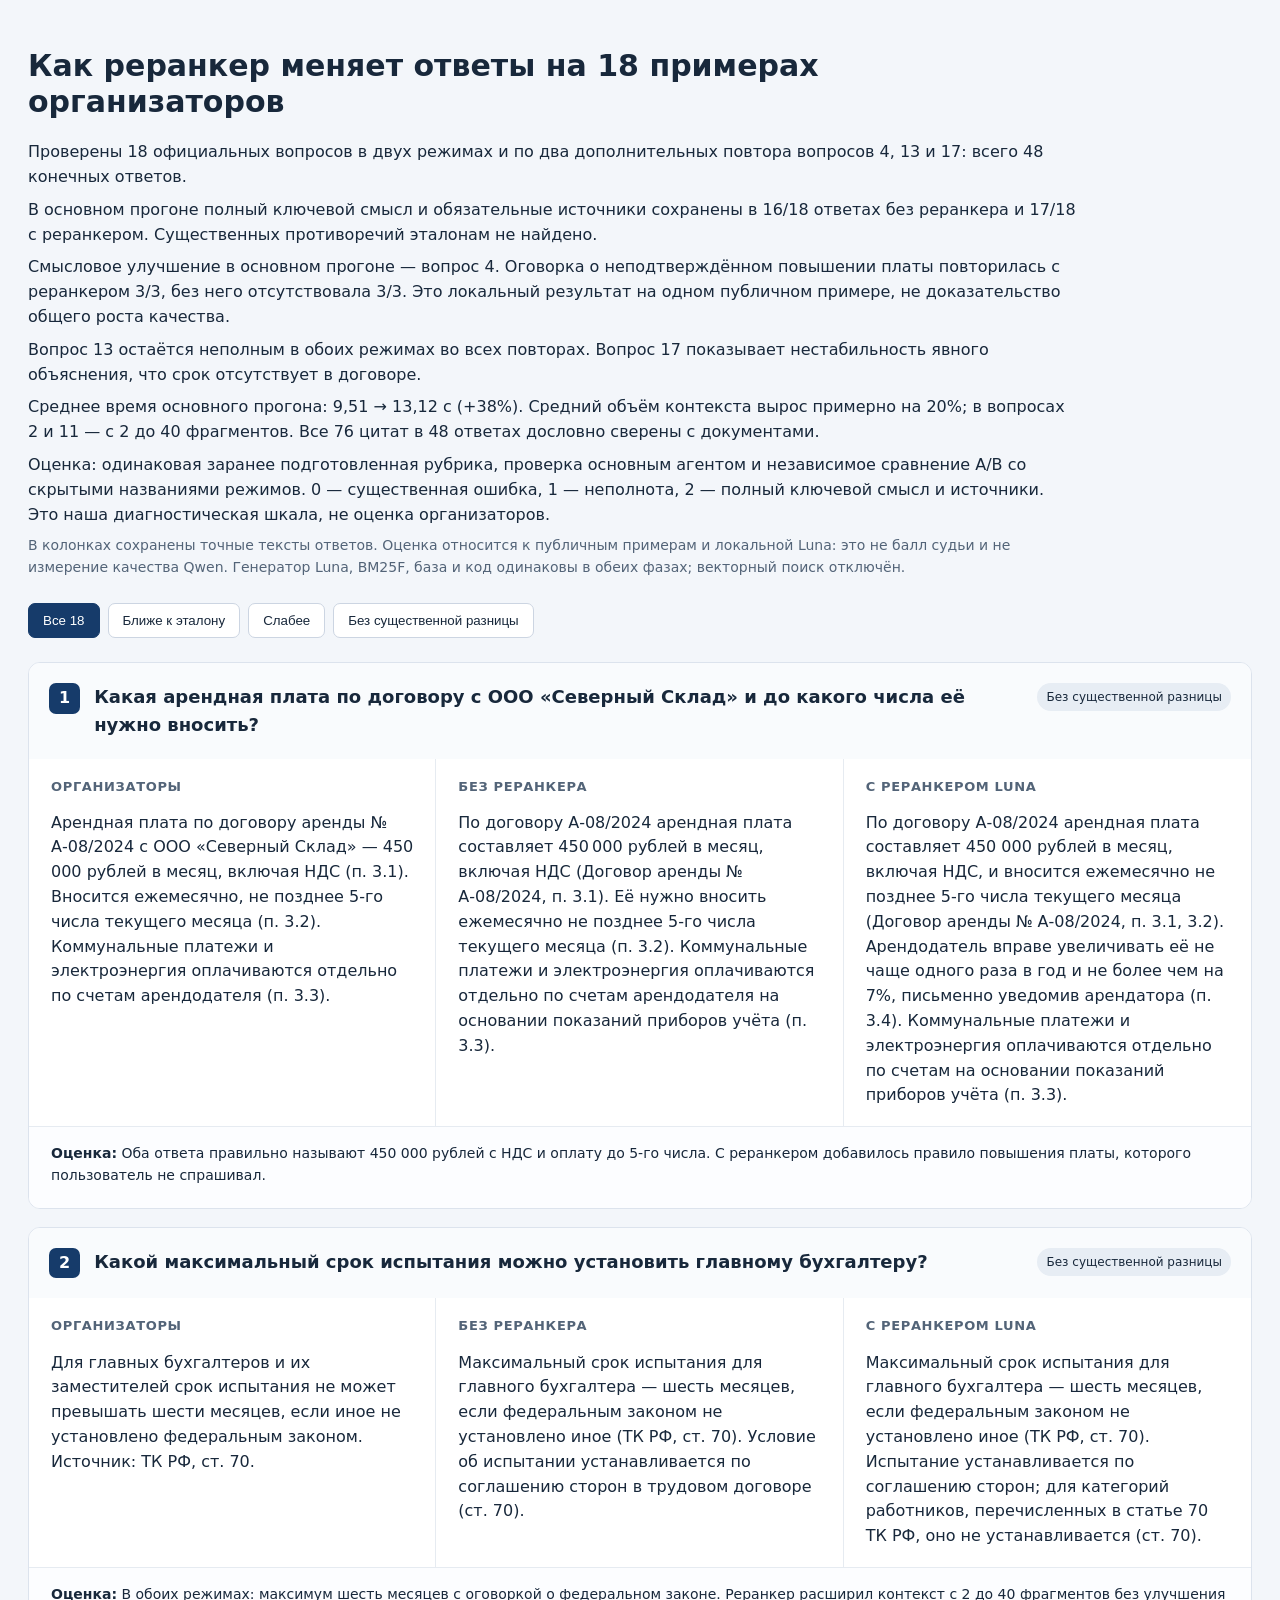
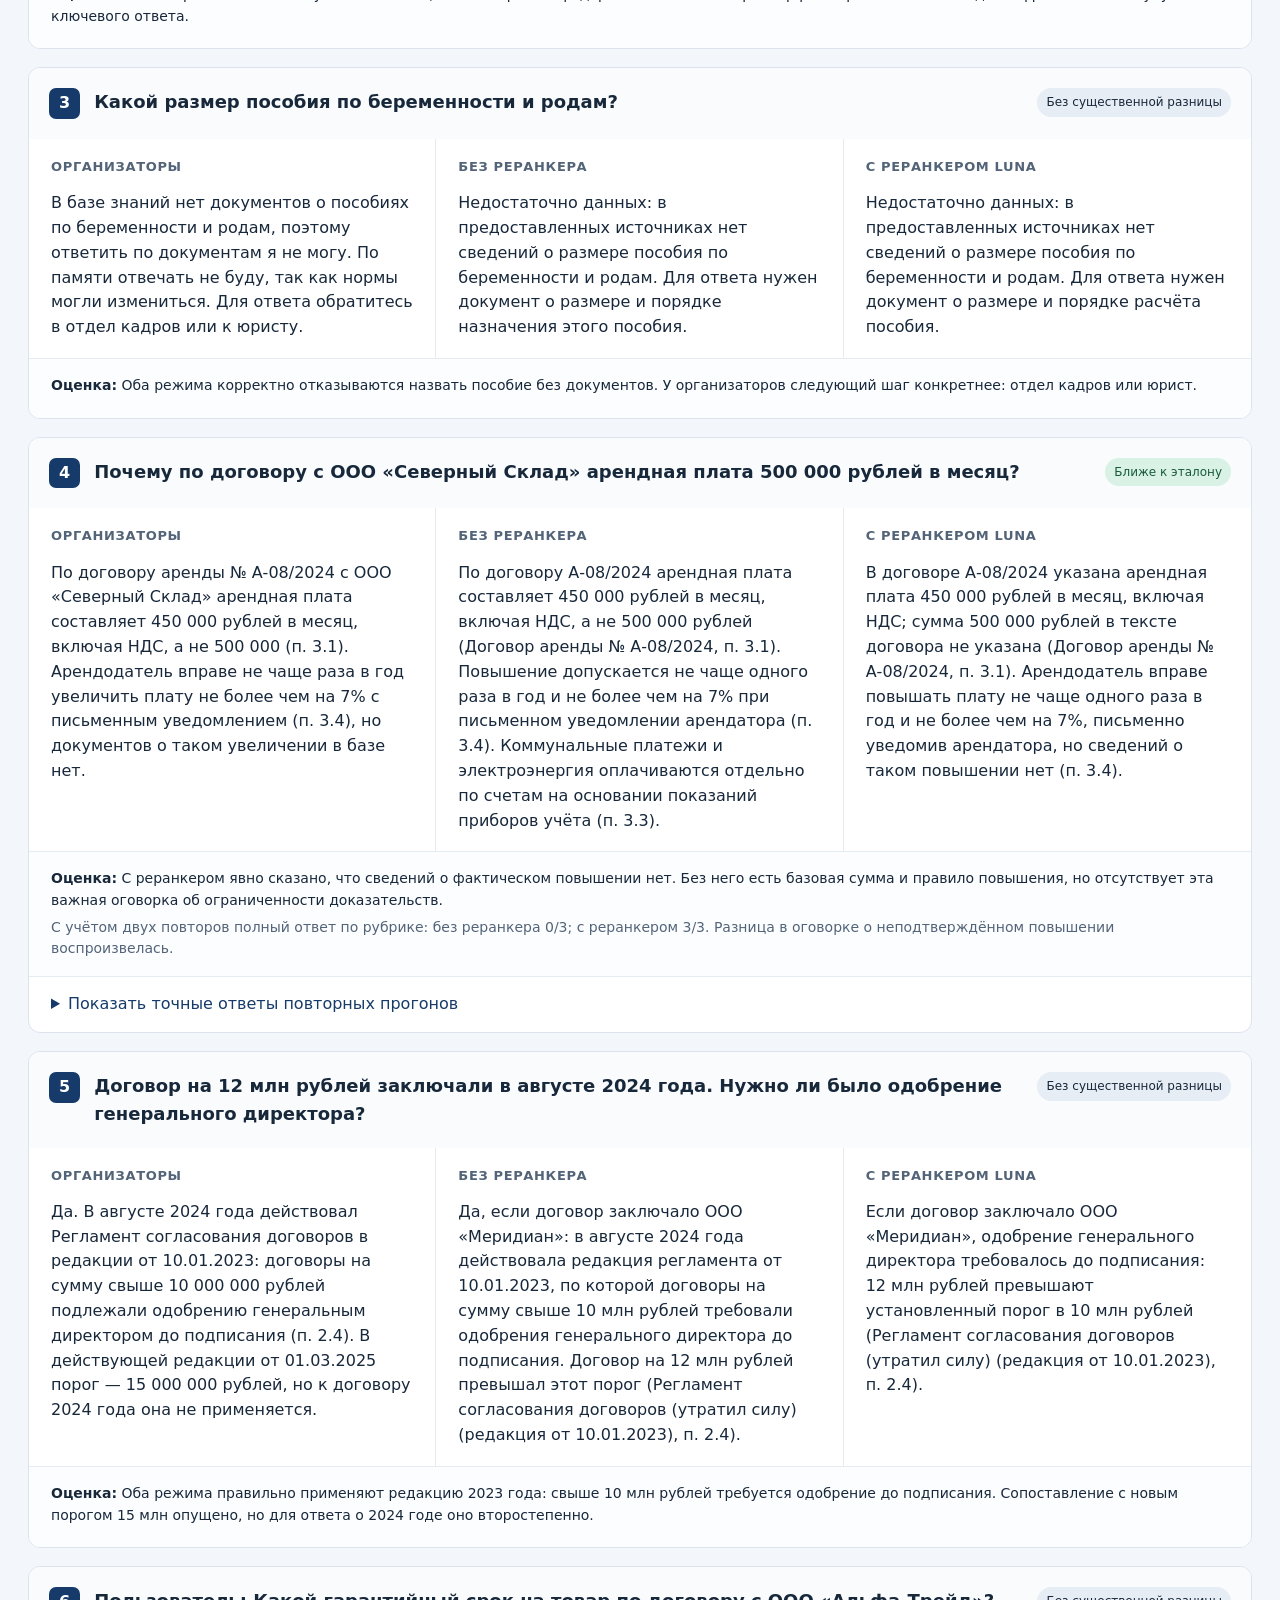
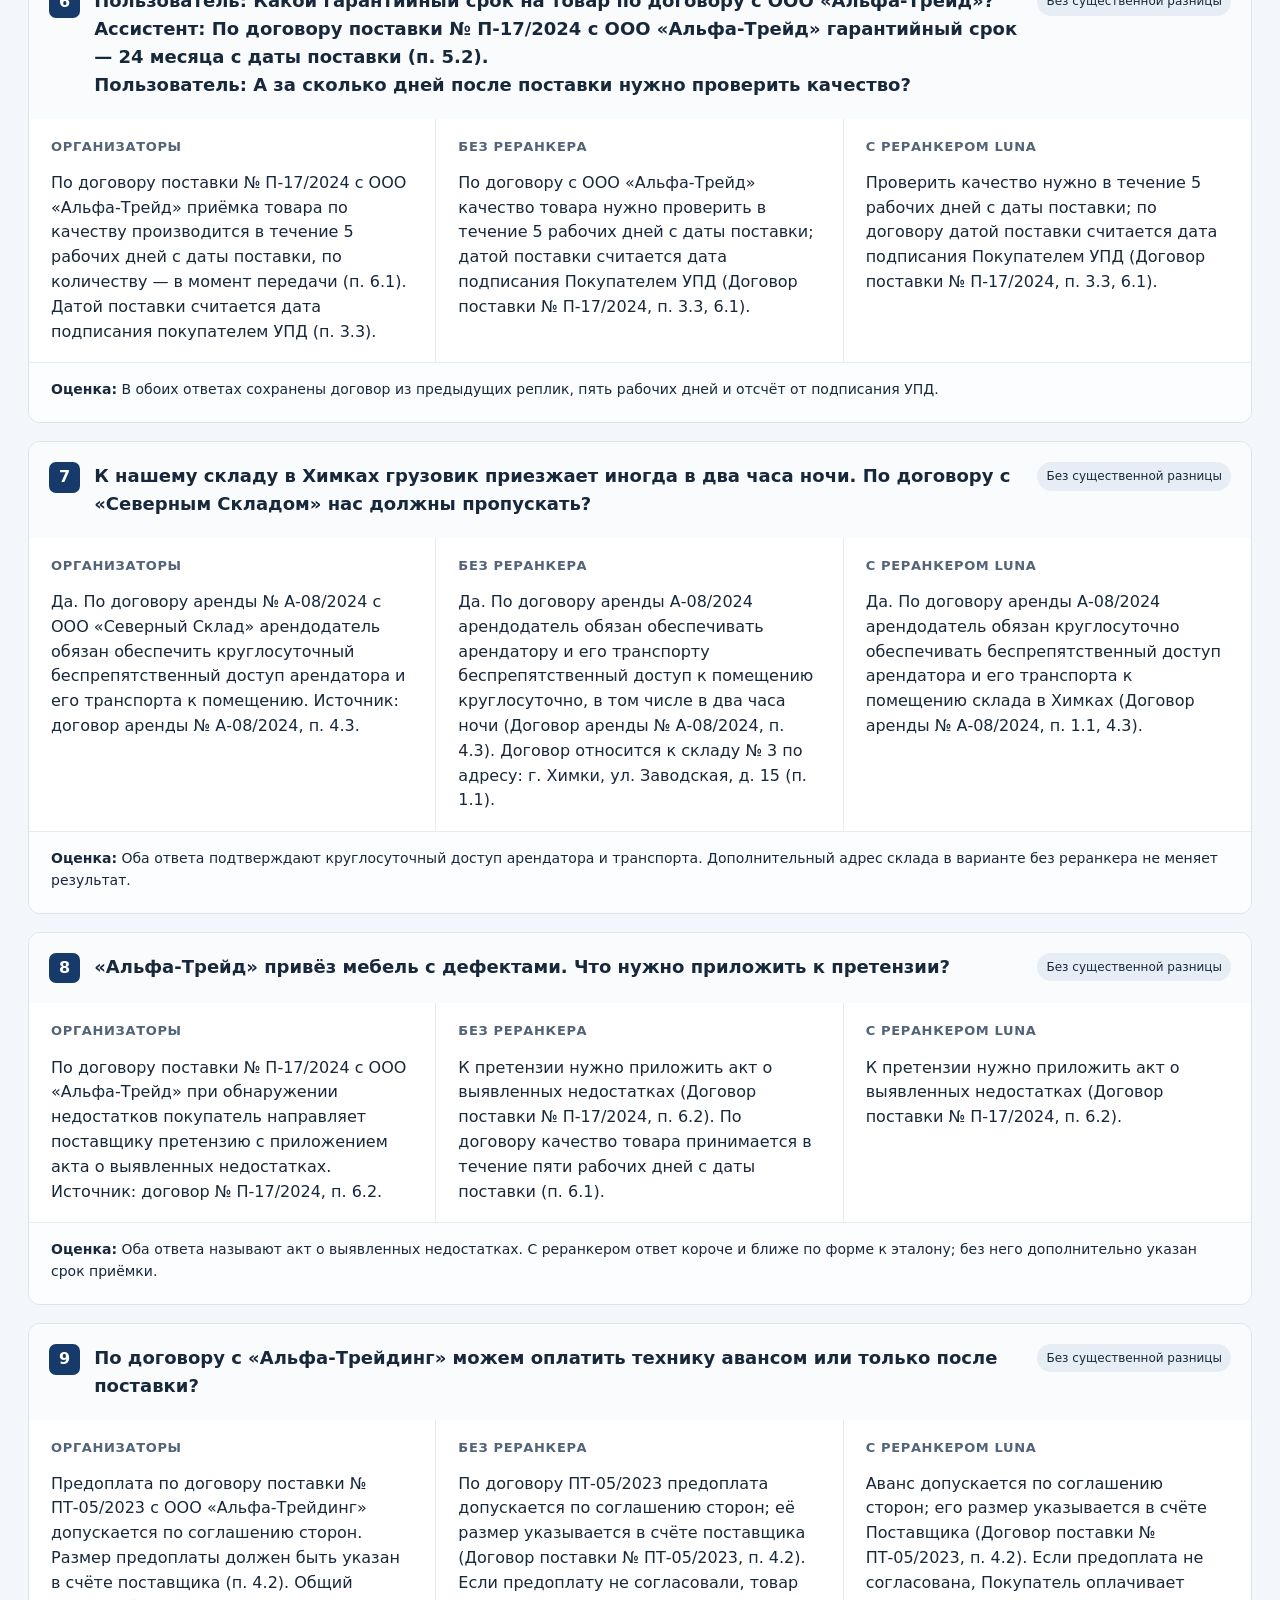
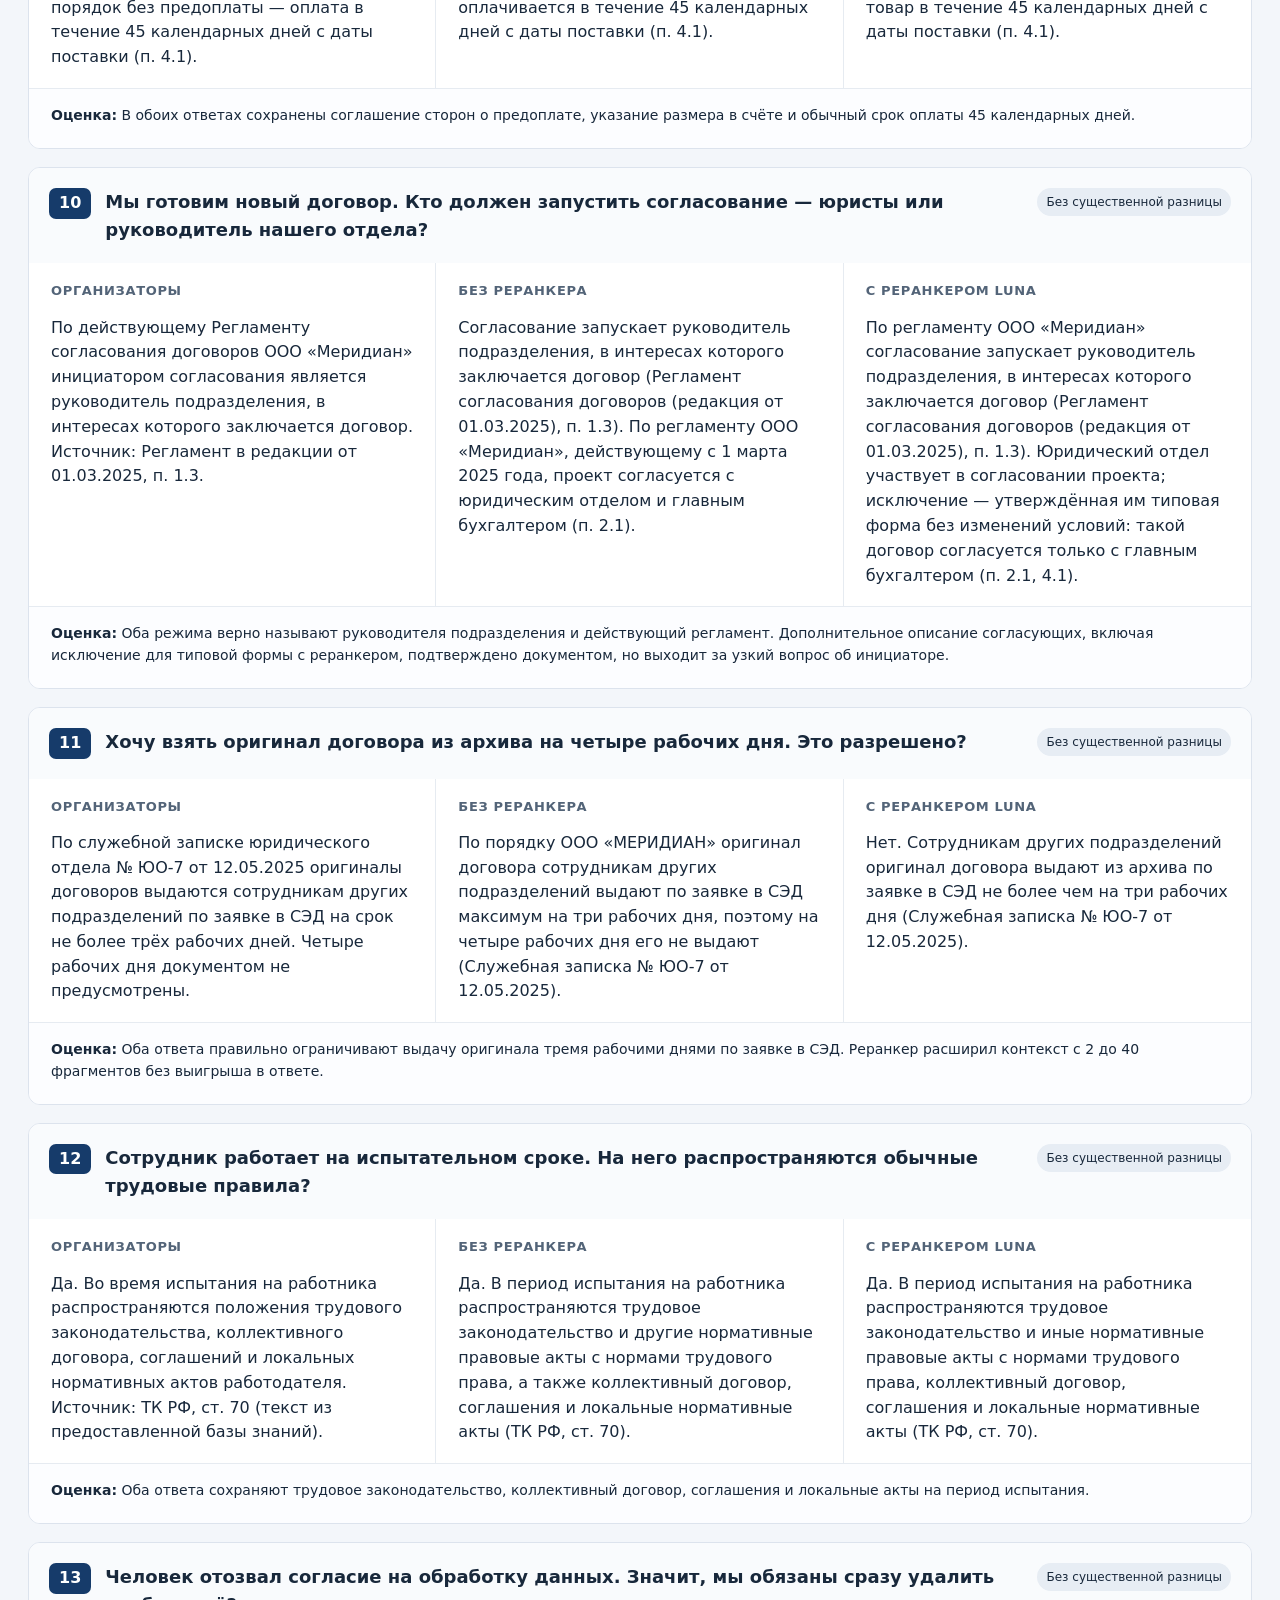
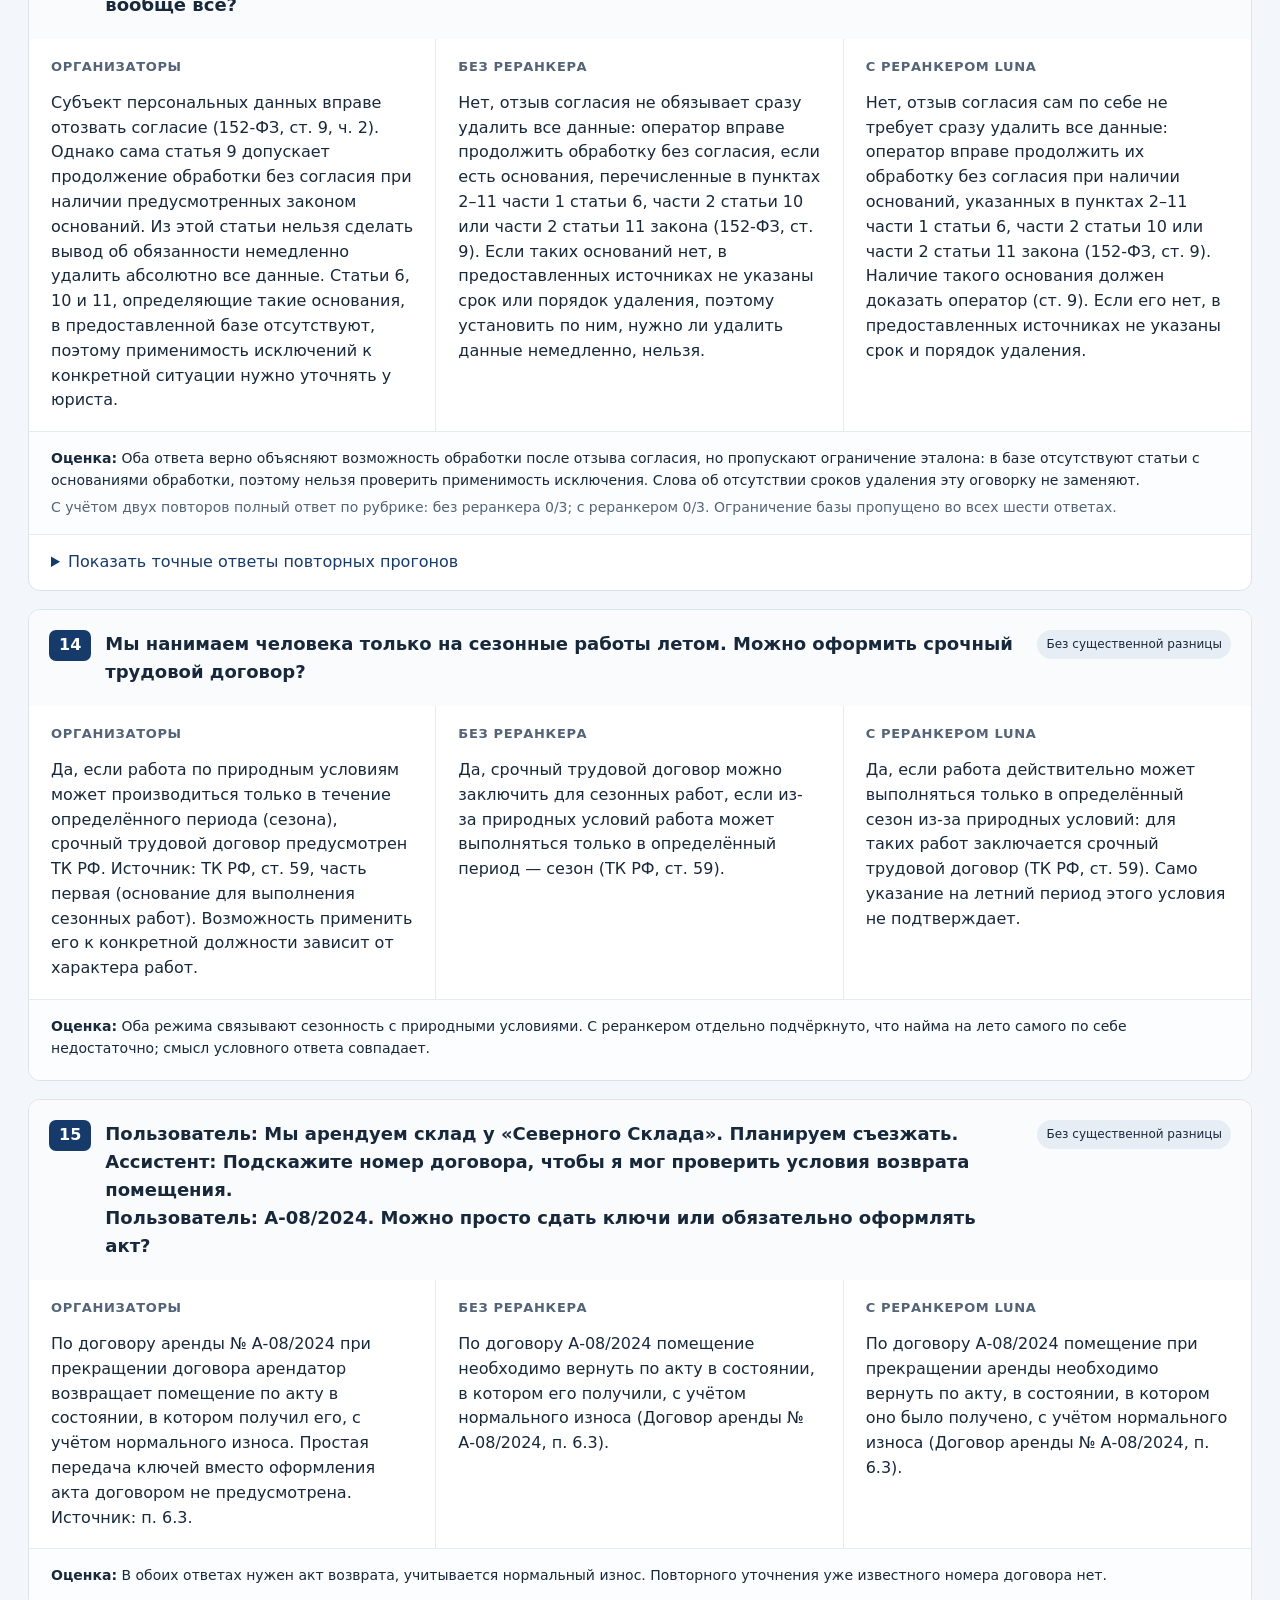
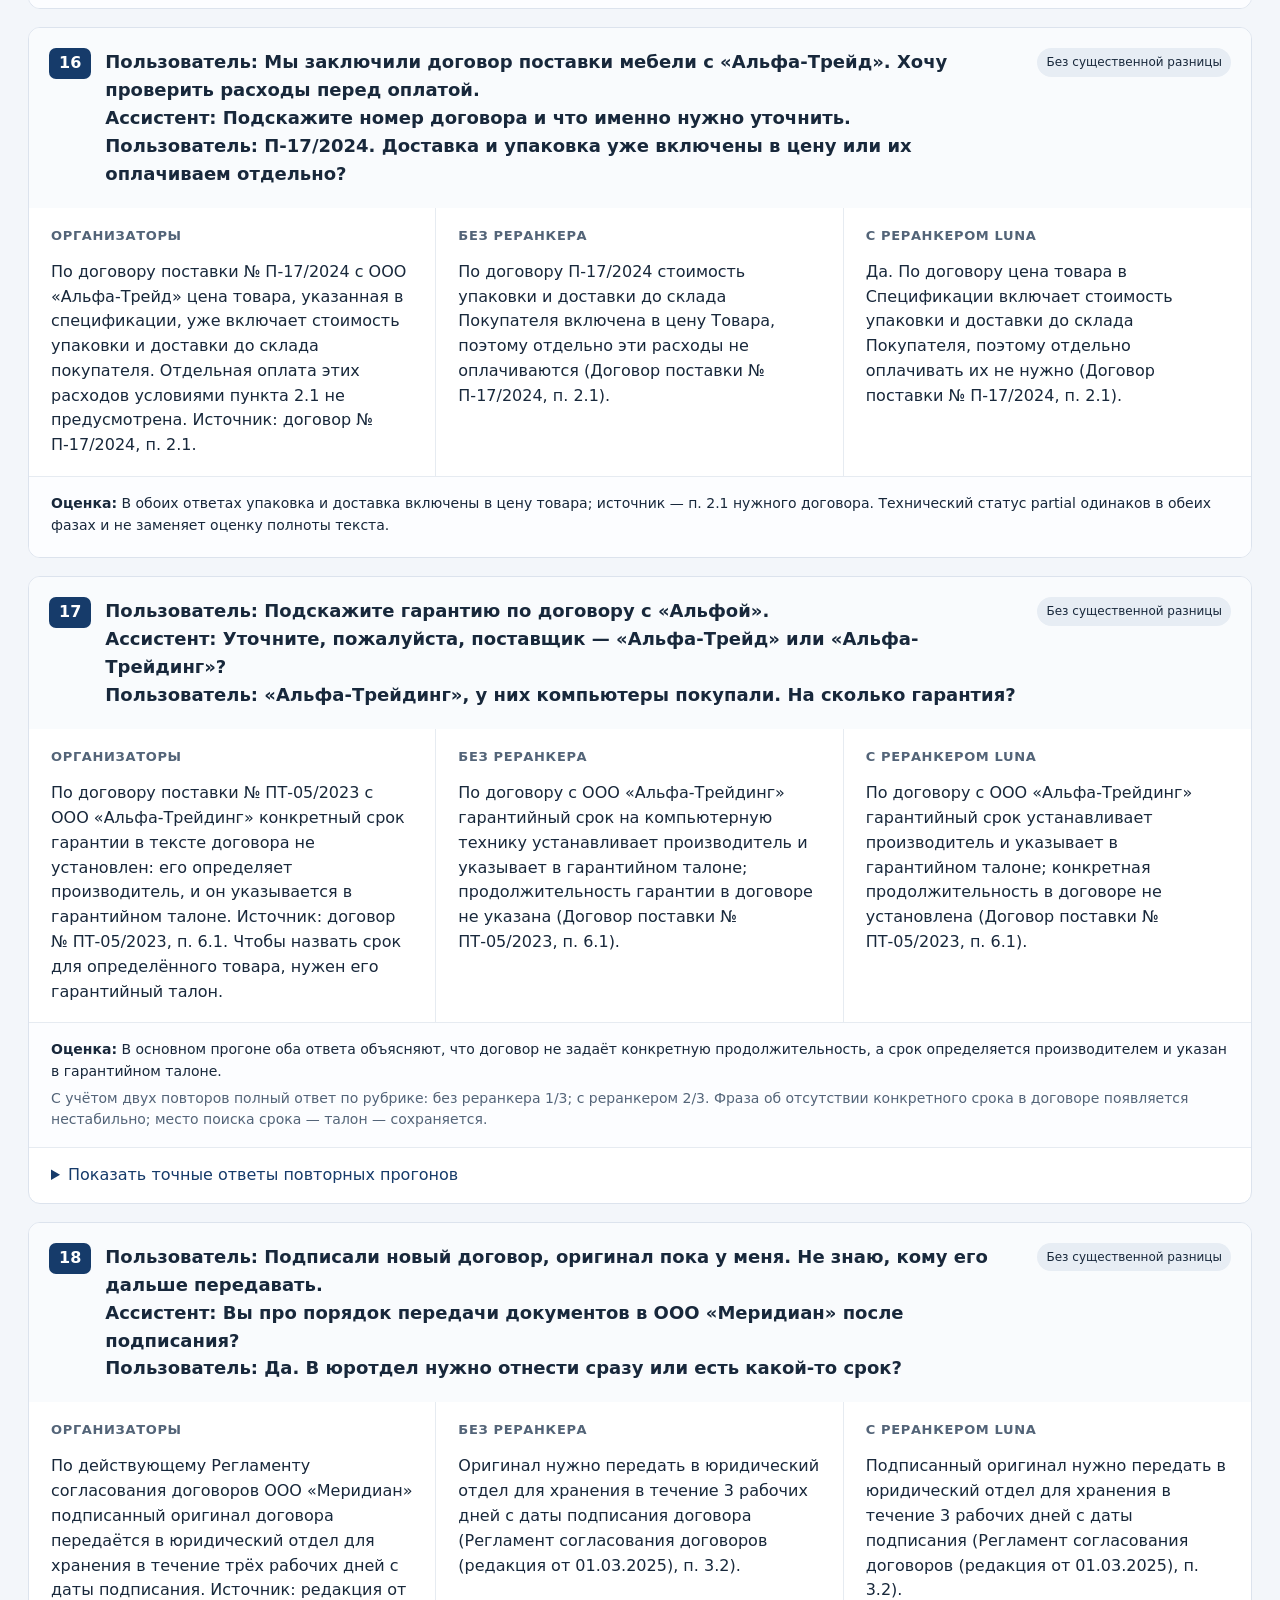
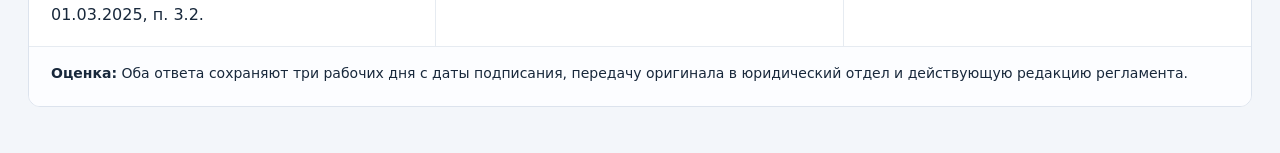
<file: evaluation/v19-luna/comparison.html>
<!doctype html><html lang="ru"><meta charset="utf-8">
    <meta name="viewport" content="width=device-width,initial-scale=1">
    <title>18 ответов: организаторы, без реранкера, с Luna</title>
    <style>
    :root{font:16px/1.55 system-ui,sans-serif;color:#18283b;background:#f3f6fa}
    body{max-width:1550px;margin:auto;padding:28px}h1{font-size:30px;line-height:1.2;max-width:950px}
    .intro{max-width:1050px}.intro p{margin:8px 0}.note{color:#536478;font-size:14px}
    nav{display:flex;gap:8px;flex-wrap:wrap;margin:24px 0}button{padding:9px 14px;border:1px solid #ccd5e2;border-radius:7px;background:white;cursor:pointer;color:inherit}
    button[aria-pressed=true]{background:#163b6a;color:white;border-color:#163b6a}
    article{background:white;border:1px solid #dce3ed;border-radius:12px;margin:18px 0;overflow:hidden}
    header{display:flex;align-items:flex-start;gap:14px;padding:20px;background:#f9fbfd}
    .number{background:#163b6a;color:white;border-radius:7px;padding:3px 10px;font-weight:700}
    h2{font-size:18px;white-space:pre-line;margin:0;flex:1}.badge{font-size:12px;padding:5px 9px;border-radius:20px;white-space:nowrap;background:#e7edf4}
    .badge.better{background:#d9f2e5;color:#175b3a}.badge.worse{background:#fbe2de;color:#8a2c1e}
    .answers{display:grid;grid-template-columns:repeat(3,minmax(0,1fr))}.answer{padding:18px 22px;border-right:1px solid #e6ebf1}
    .answer:last-child{border:0}h3{font-size:13px;text-transform:uppercase;letter-spacing:.05em;color:#536478;margin:0 0 14px}
    .answer p{white-space:pre-line;margin:0;overflow-wrap:anywhere}footer{border-top:1px solid #e6ebf1;padding:16px 22px;background:#fcfdff;font-size:14px}
    .repeat{color:#536478;margin-top:5px}[hidden]{display:none!important}
    details{border-top:1px solid #e6ebf1;padding:15px 22px}summary{cursor:pointer;color:#163b6a}
    details>h3{margin-top:22px}.repeat-answers{display:grid;grid-template-columns:repeat(2,minmax(0,1fr))}
    @media(max-width:900px){body{padding:14px}.answers,.repeat-answers{grid-template-columns:1fr}.answer{border:0;border-bottom:1px solid #e6ebf1}header{flex-wrap:wrap}.badge{margin-left:45px}}
    @media print{nav{display:none}body{background:white;padding:0}article{break-inside:avoid}}
    </style><body><h1>Как реранкер меняет ответы на 18 примерах организаторов</h1>
    <div class="intro"><p>Проверены 18 официальных вопросов в двух режимах и по два дополнительных повтора вопросов 4, 13 и 17: всего 48 конечных ответов.</p><p>В основном прогоне полный ключевой смысл и обязательные источники сохранены в 16/18 ответах без реранкера и 17/18 с реранкером. Существенных противоречий эталонам не найдено.</p><p>Смысловое улучшение в основном прогоне — вопрос 4. Оговорка о неподтверждённом повышении платы повторилась с реранкером 3/3, без него отсутствовала 3/3. Это локальный результат на одном публичном примере, не доказательство общего роста качества.</p><p>Вопрос 13 остаётся неполным в обоих режимах во всех повторах. Вопрос 17 показывает нестабильность явного объяснения, что срок отсутствует в договоре.</p><p>Среднее время основного прогона: 9,51 → 13,12 с (+38%). Средний объём контекста вырос примерно на 20%; в вопросах 2 и 11 — с 2 до 40 фрагментов. Все 76 цитат в 48 ответах дословно сверены с документами.</p><p>Оценка: одинаковая заранее подготовленная рубрика, проверка основным агентом и независимое сравнение A/B со скрытыми названиями режимов. 0 — существенная ошибка, 1 — неполнота, 2 — полный ключевой смысл и источники. Это наша диагностическая шкала, не оценка организаторов.</p><p class="note">В колонках сохранены точные тексты ответов. Оценка относится к публичным примерам и локальной Luna: это не балл судьи и не измерение качества Qwen. Генератор Luna, BM25F, база и код одинаковы в обеих фазах; векторный поиск отключён.</p></div>
    <nav aria-label="Фильтр сравнения"><button data-filter="all" aria-pressed="true">Все 18</button>
    <button data-filter="better" aria-pressed="false">Ближе к эталону</button>
    <button data-filter="worse" aria-pressed="false">Слабее</button>
    <button data-filter="same" aria-pressed="false">Без существенной разницы</button></nav>
    <article data-verdict="same" id="case-1">
          <header><span class="number">1</span><h2>Какая арендная плата по договору с ООО «Северный Склад» и до какого числа её нужно вносить?</h2>
          <span class="badge same">Без существенной разницы</span></header>
          <div class="answers"><section class="answer"><h3>Организаторы</h3><p>Арендная плата по договору аренды № А-08/2024 с ООО «Северный Склад» — 450 000 рублей в месяц, включая НДС (п. 3.1). Вносится ежемесячно, не позднее 5-го числа текущего месяца (п. 3.2). Коммунальные платежи и электроэнергия оплачиваются отдельно по счетам арендодателя (п. 3.3).</p></section><section class="answer"><h3>Без реранкера</h3><p>По договору А-08/2024 арендная плата составляет 450 000 рублей в месяц, включая НДС (Договор аренды № А-08/2024, п. 3.1). Её нужно вносить ежемесячно не позднее 5-го числа текущего месяца (п. 3.2). Коммунальные платежи и электроэнергия оплачиваются отдельно по счетам арендодателя на основании показаний приборов учёта (п. 3.3).</p></section><section class="answer"><h3>С реранкером Luna</h3><p>По договору А-08/2024 арендная плата составляет 450 000 рублей в месяц, включая НДС, и вносится ежемесячно не позднее 5-го числа текущего месяца (Договор аренды № А-08/2024, п. 3.1, 3.2). Арендодатель вправе увеличивать её не чаще одного раза в год и не более чем на 7%, письменно уведомив арендатора (п. 3.4). Коммунальные платежи и электроэнергия оплачиваются отдельно по счетам на основании показаний приборов учёта (п. 3.3).</p></section></div>
          <footer><strong>Оценка:</strong> Оба ответа правильно называют 450 000 рублей с НДС и оплату до 5-го числа. С реранкером добавилось правило повышения платы, которого пользователь не спрашивал.
          <div class="repeat"></div></footer></article><article data-verdict="same" id="case-2">
          <header><span class="number">2</span><h2>Какой максимальный срок испытания можно установить главному бухгалтеру?</h2>
          <span class="badge same">Без существенной разницы</span></header>
          <div class="answers"><section class="answer"><h3>Организаторы</h3><p>Для главных бухгалтеров и их заместителей срок испытания не может превышать шести месяцев, если иное не установлено федеральным законом. Источник: ТК РФ, ст. 70.</p></section><section class="answer"><h3>Без реранкера</h3><p>Максимальный срок испытания для главного бухгалтера — шесть месяцев, если федеральным законом не установлено иное (ТК РФ, ст. 70). Условие об испытании устанавливается по соглашению сторон в трудовом договоре (ст. 70).</p></section><section class="answer"><h3>С реранкером Luna</h3><p>Максимальный срок испытания для главного бухгалтера — шесть месяцев, если федеральным законом не установлено иное (ТК РФ, ст. 70). Испытание устанавливается по соглашению сторон; для категорий работников, перечисленных в статье 70 ТК РФ, оно не устанавливается (ст. 70).</p></section></div>
          <footer><strong>Оценка:</strong> В обоих режимах: максимум шесть месяцев с оговоркой о федеральном законе. Реранкер расширил контекст с 2 до 40 фрагментов без улучшения ключевого ответа.
          <div class="repeat"></div></footer></article><article data-verdict="same" id="case-3">
          <header><span class="number">3</span><h2>Какой размер пособия по беременности и родам?</h2>
          <span class="badge same">Без существенной разницы</span></header>
          <div class="answers"><section class="answer"><h3>Организаторы</h3><p>В базе знаний нет документов о пособиях по беременности и родам, поэтому ответить по документам я не могу. По памяти отвечать не буду, так как нормы могли измениться. Для ответа обратитесь в отдел кадров или к юристу.</p></section><section class="answer"><h3>Без реранкера</h3><p>Недостаточно данных: в предоставленных источниках нет сведений о размере пособия по беременности и родам. Для ответа нужен документ о размере и порядке назначения этого пособия.</p></section><section class="answer"><h3>С реранкером Luna</h3><p>Недостаточно данных: в предоставленных источниках нет сведений о размере пособия по беременности и родам. Для ответа нужен документ о размере и порядке расчёта пособия.</p></section></div>
          <footer><strong>Оценка:</strong> Оба режима корректно отказываются назвать пособие без документов. У организаторов следующий шаг конкретнее: отдел кадров или юрист.
          <div class="repeat"></div></footer></article><article data-verdict="better" id="case-4">
          <header><span class="number">4</span><h2>Почему по договору с ООО «Северный Склад» арендная плата 500 000 рублей в месяц?</h2>
          <span class="badge better">Ближе к эталону</span></header>
          <div class="answers"><section class="answer"><h3>Организаторы</h3><p>По договору аренды № А-08/2024 с ООО «Северный Склад» арендная плата составляет 450 000 рублей в месяц, включая НДС, а не 500 000 (п. 3.1). Арендодатель вправе не чаще раза в год увеличить плату не более чем на 7% с письменным уведомлением (п. 3.4), но документов о таком увеличении в базе нет.</p></section><section class="answer"><h3>Без реранкера</h3><p>По договору А-08/2024 арендная плата составляет 450 000 рублей в месяц, включая НДС, а не 500 000 рублей (Договор аренды № А-08/2024, п. 3.1). Повышение допускается не чаще одного раза в год и не более чем на 7% при письменном уведомлении арендатора (п. 3.4). Коммунальные платежи и электроэнергия оплачиваются отдельно по счетам на основании показаний приборов учёта (п. 3.3).</p></section><section class="answer"><h3>С реранкером Luna</h3><p>В договоре А-08/2024 указана арендная плата 450 000 рублей в месяц, включая НДС; сумма 500 000 рублей в тексте договора не указана (Договор аренды № А-08/2024, п. 3.1). Арендодатель вправе повышать плату не чаще одного раза в год и не более чем на 7%, письменно уведомив арендатора, но сведений о таком повышении нет (п. 3.4).</p></section></div>
          <footer><strong>Оценка:</strong> С реранкером явно сказано, что сведений о фактическом повышении нет. Без него есть базовая сумма и правило повышения, но отсутствует эта важная оговорка об ограниченности доказательств.
          <div class="repeat">С учётом двух повторов полный ответ по рубрике: без реранкера 0/3; с реранкером 3/3. Разница в оговорке о неподтверждённом повышении воспроизвелась.</div></footer><details><summary>Показать точные ответы повторных прогонов</summary><h3>Дополнительный прогон 1</h3><div class="repeat-answers"><section class="answer"><h3>Без реранкера</h3><p>По договору А-08/2024 арендная плата составляет 450 000 рублей в месяц, включая НДС; сумма 500 000 рублей в предоставленном тексте не указана (Договор аренды № А-08/2024, п. 3.1). Арендодатель вправе увеличить плату не чаще одного раза в год и не более чем на 7%, письменно уведомив арендатора (п. 3.4). Коммунальные платежи и электроэнергия оплачиваются отдельно (п. 3.3).</p></section><section class="answer"><h3>С реранкером Luna</h3><p>По договору А-08/2024 арендная плата составляет 450 000 рублей в месяц, включая НДС, а не 500 000 рублей (Договор аренды № А-08/2024, п. 3.1). Арендодатель может увеличить её не чаще одного раза в год и не более чем на 7%, письменно уведомив арендатора (п. 3.4). Предоставленный текст не подтверждает, что такое увеличение применялось.</p></section></div><h3>Дополнительный прогон 2</h3><div class="repeat-answers"><section class="answer"><h3>Без реранкера</h3><p>По договору А-08/2024 арендная плата составляет 450 000 рублей в месяц, включая НДС, а не 500 000 рублей (Договор аренды № А-08/2024, п. 3.1). Арендодатель вправе не чаще одного раза в год увеличить её не более чем на 7%, письменно уведомив арендатора (п. 3.4). Поэтому сумма 500 000 рублей этим договором не подтверждается.</p></section><section class="answer"><h3>С реранкером Luna</h3><p>В договоре А-08/2024 арендная плата составляет 450 000 рублей в месяц, включая НДС, а не 500 000 рублей (Договор аренды № А-08/2024, п. 3.1). Арендодатель может увеличить её не чаще одного раза в год и не более чем на 7%, письменно уведомив арендатора (п. 3.4); в предоставленных выдержках нет сведений об увеличении платы до 500 000 рублей.</p></section></div></details></article><article data-verdict="same" id="case-5">
          <header><span class="number">5</span><h2>Договор на 12 млн рублей заключали в августе 2024 года. Нужно ли было одобрение генерального директора?</h2>
          <span class="badge same">Без существенной разницы</span></header>
          <div class="answers"><section class="answer"><h3>Организаторы</h3><p>Да. В августе 2024 года действовал Регламент согласования договоров в редакции от 10.01.2023: договоры на сумму свыше 10 000 000 рублей подлежали одобрению генеральным директором до подписания (п. 2.4). В действующей редакции от 01.03.2025 порог — 15 000 000 рублей, но к договору 2024 года она не применяется.</p></section><section class="answer"><h3>Без реранкера</h3><p>Да, если договор заключало ООО «Меридиан»: в августе 2024 года действовала редакция регламента от 10.01.2023, по которой договоры на сумму свыше 10 млн рублей требовали одобрения генерального директора до подписания. Договор на 12 млн рублей превышал этот порог (Регламент согласования договоров (утратил силу) (редакция от 10.01.2023), п. 2.4).</p></section><section class="answer"><h3>С реранкером Luna</h3><p>Если договор заключало ООО «Меридиан», одобрение генерального директора требовалось до подписания: 12 млн рублей превышают установленный порог в 10 млн рублей (Регламент согласования договоров (утратил силу) (редакция от 10.01.2023), п. 2.4).</p></section></div>
          <footer><strong>Оценка:</strong> Оба режима правильно применяют редакцию 2023 года: свыше 10 млн рублей требуется одобрение до подписания. Сопоставление с новым порогом 15 млн опущено, но для ответа о 2024 годе оно второстепенно.
          <div class="repeat"></div></footer></article><article data-verdict="same" id="case-6">
          <header><span class="number">6</span><h2>Пользователь: Какой гарантийный срок на товар по договору с ООО «Альфа-Трейд»?
Ассистент: По договору поставки № П-17/2024 с ООО «Альфа-Трейд» гарантийный срок — 24 месяца с даты поставки (п. 5.2).
Пользователь: А за сколько дней после поставки нужно проверить качество?</h2>
          <span class="badge same">Без существенной разницы</span></header>
          <div class="answers"><section class="answer"><h3>Организаторы</h3><p>По договору поставки № П-17/2024 с ООО «Альфа-Трейд» приёмка товара по качеству производится в течение 5 рабочих дней с даты поставки, по количеству — в момент передачи (п. 6.1). Датой поставки считается дата подписания покупателем УПД (п. 3.3).</p></section><section class="answer"><h3>Без реранкера</h3><p>По договору с ООО «Альфа-Трейд» качество товара нужно проверить в течение 5 рабочих дней с даты поставки; датой поставки считается дата подписания Покупателем УПД (Договор поставки № П-17/2024, п. 3.3, 6.1).</p></section><section class="answer"><h3>С реранкером Luna</h3><p>Проверить качество нужно в течение 5 рабочих дней с даты поставки; по договору датой поставки считается дата подписания Покупателем УПД (Договор поставки № П-17/2024, п. 3.3, 6.1).</p></section></div>
          <footer><strong>Оценка:</strong> В обоих ответах сохранены договор из предыдущих реплик, пять рабочих дней и отсчёт от подписания УПД.
          <div class="repeat"></div></footer></article><article data-verdict="same" id="case-7">
          <header><span class="number">7</span><h2>К нашему складу в Химках грузовик приезжает иногда в два часа ночи. По договору с «Северным Складом» нас должны пропускать?</h2>
          <span class="badge same">Без существенной разницы</span></header>
          <div class="answers"><section class="answer"><h3>Организаторы</h3><p>Да. По договору аренды № А-08/2024 с ООО «Северный Склад» арендодатель обязан обеспечить круглосуточный беспрепятственный доступ арендатора и его транспорта к помещению. Источник: договор аренды № А-08/2024, п. 4.3.</p></section><section class="answer"><h3>Без реранкера</h3><p>Да. По договору аренды А-08/2024 арендодатель обязан обеспечивать арендатору и его транспорту беспрепятственный доступ к помещению круглосуточно, в том числе в два часа ночи (Договор аренды № А-08/2024, п. 4.3). Договор относится к складу № 3 по адресу: г. Химки, ул. Заводская, д. 15 (п. 1.1).</p></section><section class="answer"><h3>С реранкером Luna</h3><p>Да. По договору аренды А-08/2024 арендодатель обязан круглосуточно обеспечивать беспрепятственный доступ арендатора и его транспорта к помещению склада в Химках (Договор аренды № А-08/2024, п. 1.1, 4.3).</p></section></div>
          <footer><strong>Оценка:</strong> Оба ответа подтверждают круглосуточный доступ арендатора и транспорта. Дополнительный адрес склада в варианте без реранкера не меняет результат.
          <div class="repeat"></div></footer></article><article data-verdict="same" id="case-8">
          <header><span class="number">8</span><h2>«Альфа-Трейд» привёз мебель с дефектами. Что нужно приложить к претензии?</h2>
          <span class="badge same">Без существенной разницы</span></header>
          <div class="answers"><section class="answer"><h3>Организаторы</h3><p>По договору поставки № П-17/2024 с ООО «Альфа-Трейд» при обнаружении недостатков покупатель направляет поставщику претензию с приложением акта о выявленных недостатках. Источник: договор № П-17/2024, п. 6.2.</p></section><section class="answer"><h3>Без реранкера</h3><p>К претензии нужно приложить акт о выявленных недостатках (Договор поставки № П-17/2024, п. 6.2). По договору качество товара принимается в течение пяти рабочих дней с даты поставки (п. 6.1).</p></section><section class="answer"><h3>С реранкером Luna</h3><p>К претензии нужно приложить акт о выявленных недостатках (Договор поставки № П-17/2024, п. 6.2).</p></section></div>
          <footer><strong>Оценка:</strong> Оба ответа называют акт о выявленных недостатках. С реранкером ответ короче и ближе по форме к эталону; без него дополнительно указан срок приёмки.
          <div class="repeat"></div></footer></article><article data-verdict="same" id="case-9">
          <header><span class="number">9</span><h2>По договору с «Альфа-Трейдинг» можем оплатить технику авансом или только после поставки?</h2>
          <span class="badge same">Без существенной разницы</span></header>
          <div class="answers"><section class="answer"><h3>Организаторы</h3><p>Предоплата по договору поставки № ПТ-05/2023 с ООО «Альфа-Трейдинг» допускается по соглашению сторон. Размер предоплаты должен быть указан в счёте поставщика (п. 4.2). Общий порядок без предоплаты — оплата в течение 45 календарных дней с даты поставки (п. 4.1).</p></section><section class="answer"><h3>Без реранкера</h3><p>По договору ПТ-05/2023 предоплата допускается по соглашению сторон; её размер указывается в счёте поставщика (Договор поставки № ПТ-05/2023, п. 4.2). Если предоплату не согласовали, товар оплачивается в течение 45 календарных дней с даты поставки (п. 4.1).</p></section><section class="answer"><h3>С реранкером Luna</h3><p>Аванс допускается по соглашению сторон; его размер указывается в счёте Поставщика (Договор поставки № ПТ-05/2023, п. 4.2). Если предоплата не согласована, Покупатель оплачивает товар в течение 45 календарных дней с даты поставки (п. 4.1).</p></section></div>
          <footer><strong>Оценка:</strong> В обоих ответах сохранены соглашение сторон о предоплате, указание размера в счёте и обычный срок оплаты 45 календарных дней.
          <div class="repeat"></div></footer></article><article data-verdict="same" id="case-10">
          <header><span class="number">10</span><h2>Мы готовим новый договор. Кто должен запустить согласование — юристы или руководитель нашего отдела?</h2>
          <span class="badge same">Без существенной разницы</span></header>
          <div class="answers"><section class="answer"><h3>Организаторы</h3><p>По действующему Регламенту согласования договоров ООО «Меридиан» инициатором согласования является руководитель подразделения, в интересах которого заключается договор. Источник: Регламент в редакции от 01.03.2025, п. 1.3.</p></section><section class="answer"><h3>Без реранкера</h3><p>Согласование запускает руководитель подразделения, в интересах которого заключается договор (Регламент согласования договоров (редакция от 01.03.2025), п. 1.3). По регламенту ООО «Меридиан», действующему с 1 марта 2025 года, проект согласуется с юридическим отделом и главным бухгалтером (п. 2.1).</p></section><section class="answer"><h3>С реранкером Luna</h3><p>По регламенту ООО «Меридиан» согласование запускает руководитель подразделения, в интересах которого заключается договор (Регламент согласования договоров (редакция от 01.03.2025), п. 1.3). Юридический отдел участвует в согласовании проекта; исключение — утверждённая им типовая форма без изменений условий: такой договор согласуется только с главным бухгалтером (п. 2.1, 4.1).</p></section></div>
          <footer><strong>Оценка:</strong> Оба режима верно называют руководителя подразделения и действующий регламент. Дополнительное описание согласующих, включая исключение для типовой формы с реранкером, подтверждено документом, но выходит за узкий вопрос об инициаторе.
          <div class="repeat"></div></footer></article><article data-verdict="same" id="case-11">
          <header><span class="number">11</span><h2>Хочу взять оригинал договора из архива на четыре рабочих дня. Это разрешено?</h2>
          <span class="badge same">Без существенной разницы</span></header>
          <div class="answers"><section class="answer"><h3>Организаторы</h3><p>По служебной записке юридического отдела № ЮО-7 от 12.05.2025 оригиналы договоров выдаются сотрудникам других подразделений по заявке в СЭД на срок не более трёх рабочих дней. Четыре рабочих дня документом не предусмотрены.</p></section><section class="answer"><h3>Без реранкера</h3><p>По порядку ООО «МЕРИДИАН» оригинал договора сотрудникам других подразделений выдают по заявке в СЭД максимум на три рабочих дня, поэтому на четыре рабочих дня его не выдают (Служебная записка № ЮО-7 от 12.05.2025).</p></section><section class="answer"><h3>С реранкером Luna</h3><p>Нет. Сотрудникам других подразделений оригинал договора выдают из архива по заявке в СЭД не более чем на три рабочих дня (Служебная записка № ЮО-7 от 12.05.2025).</p></section></div>
          <footer><strong>Оценка:</strong> Оба ответа правильно ограничивают выдачу оригинала тремя рабочими днями по заявке в СЭД. Реранкер расширил контекст с 2 до 40 фрагментов без выигрыша в ответе.
          <div class="repeat"></div></footer></article><article data-verdict="same" id="case-12">
          <header><span class="number">12</span><h2>Сотрудник работает на испытательном сроке. На него распространяются обычные трудовые правила?</h2>
          <span class="badge same">Без существенной разницы</span></header>
          <div class="answers"><section class="answer"><h3>Организаторы</h3><p>Да. Во время испытания на работника распространяются положения трудового законодательства, коллективного договора, соглашений и локальных нормативных актов работодателя. Источник: ТК РФ, ст. 70 (текст из предоставленной базы знаний).</p></section><section class="answer"><h3>Без реранкера</h3><p>Да. В период испытания на работника распространяются трудовое законодательство и другие нормативные правовые акты с нормами трудового права, а также коллективный договор, соглашения и локальные нормативные акты (ТК РФ, ст. 70).</p></section><section class="answer"><h3>С реранкером Luna</h3><p>Да. В период испытания на работника распространяются трудовое законодательство и иные нормативные правовые акты с нормами трудового права, коллективный договор, соглашения и локальные нормативные акты (ТК РФ, ст. 70).</p></section></div>
          <footer><strong>Оценка:</strong> Оба ответа сохраняют трудовое законодательство, коллективный договор, соглашения и локальные акты на период испытания.
          <div class="repeat"></div></footer></article><article data-verdict="same" id="case-13">
          <header><span class="number">13</span><h2>Человек отозвал согласие на обработку данных. Значит, мы обязаны сразу удалить вообще всё?</h2>
          <span class="badge same">Без существенной разницы</span></header>
          <div class="answers"><section class="answer"><h3>Организаторы</h3><p>Субъект персональных данных вправе отозвать согласие (152-ФЗ, ст. 9, ч. 2). Однако сама статья 9 допускает продолжение обработки без согласия при наличии предусмотренных законом оснований. Из этой статьи нельзя сделать вывод об обязанности немедленно удалить абсолютно все данные. Статьи 6, 10 и 11, определяющие такие основания, в предоставленной базе отсутствуют, поэтому применимость исключений к конкретной ситуации нужно уточнять у юриста.</p></section><section class="answer"><h3>Без реранкера</h3><p>Нет, отзыв согласия не обязывает сразу удалить все данные: оператор вправе продолжить обработку без согласия, если есть основания, перечисленные в пунктах 2–11 части 1 статьи 6, части 2 статьи 10 или части 2 статьи 11 закона (152-ФЗ, ст. 9). Если таких оснований нет, в предоставленных источниках не указаны срок или порядок удаления, поэтому установить по ним, нужно ли удалить данные немедленно, нельзя.</p></section><section class="answer"><h3>С реранкером Luna</h3><p>Нет, отзыв согласия сам по себе не требует сразу удалить все данные: оператор вправе продолжить их обработку без согласия при наличии оснований, указанных в пунктах 2–11 части 1 статьи 6, части 2 статьи 10 или части 2 статьи 11 закона (152-ФЗ, ст. 9). Наличие такого основания должен доказать оператор (ст. 9). Если его нет, в предоставленных источниках не указаны срок и порядок удаления.</p></section></div>
          <footer><strong>Оценка:</strong> Оба ответа верно объясняют возможность обработки после отзыва согласия, но пропускают ограничение эталона: в базе отсутствуют статьи с основаниями обработки, поэтому нельзя проверить применимость исключения. Слова об отсутствии сроков удаления эту оговорку не заменяют.
          <div class="repeat">С учётом двух повторов полный ответ по рубрике: без реранкера 0/3; с реранкером 0/3. Ограничение базы пропущено во всех шести ответах.</div></footer><details><summary>Показать точные ответы повторных прогонов</summary><h3>Дополнительный прогон 1</h3><div class="repeat-answers"><section class="answer"><h3>Без реранкера</h3><p>Нет, отзыв согласия сам по себе не обязывает сразу удалить все данные: оператор вправе продолжить обработку без согласия при наличии оснований, указанных в пунктах 2–11 части 1 статьи 6, части 2 статьи 10 или части 2 статьи 11 закона (152-ФЗ, ст. 9). Предоставленные источники не устанавливают срок или порядок удаления данных, если таких оснований нет.</p></section><section class="answer"><h3>С реранкером Luna</h3><p>Нет, отзыв согласия сам по себе не обязывает немедленно удалить все персональные данные: оператор вправе продолжить их обработку без согласия, если есть основания, предусмотренные пунктами 2–11 части 1 статьи 6, частью 2 статьи 10 или частью 2 статьи 11 Закона (152-ФЗ, ст. 9). Наличие такого основания должен доказать оператор (ст. 9).</p></section></div><h3>Дополнительный прогон 2</h3><div class="repeat-answers"><section class="answer"><h3>Без реранкера</h3><p>Нет. После отзыва согласия оператор вправе продолжить обработку без него, если есть основания, предусмотренные пунктами 2–11 части 1 статьи 6, частью 2 статьи 10 или частью 2 статьи 11 Федерального закона (152-ФЗ, ст. 9). Предоставленные источники не устанавливают, нужно ли удалять данные и в какой срок, если таких оснований нет.</p></section><section class="answer"><h3>С реранкером Luna</h3><p>Нет, отзыв согласия сам по себе не означает, что нужно немедленно удалить все данные: оператор вправе продолжить обработку без согласия при наличии оснований, указанных в п. 2–11 ч. 1 ст. 6, ч. 2 ст. 10 или ч. 2 ст. 11 Федерального закона (152-ФЗ, ст. 9). Наличие таких оснований должен доказать оператор (ст. 9).</p></section></div></details></article><article data-verdict="same" id="case-14">
          <header><span class="number">14</span><h2>Мы нанимаем человека только на сезонные работы летом. Можно оформить срочный трудовой договор?</h2>
          <span class="badge same">Без существенной разницы</span></header>
          <div class="answers"><section class="answer"><h3>Организаторы</h3><p>Да, если работа по природным условиям может производиться только в течение определённого периода (сезона), срочный трудовой договор предусмотрен ТК РФ. Источник: ТК РФ, ст. 59, часть первая (основание для выполнения сезонных работ). Возможность применить его к конкретной должности зависит от характера работ.</p></section><section class="answer"><h3>Без реранкера</h3><p>Да, срочный трудовой договор можно заключить для сезонных работ, если из-за природных условий работа может выполняться только в определённый период — сезон (ТК РФ, ст. 59).</p></section><section class="answer"><h3>С реранкером Luna</h3><p>Да, если работа действительно может выполняться только в определённый сезон из-за природных условий: для таких работ заключается срочный трудовой договор (ТК РФ, ст. 59). Само указание на летний период этого условия не подтверждает.</p></section></div>
          <footer><strong>Оценка:</strong> Оба режима связывают сезонность с природными условиями. С реранкером отдельно подчёркнуто, что найма на лето самого по себе недостаточно; смысл условного ответа совпадает.
          <div class="repeat"></div></footer></article><article data-verdict="same" id="case-15">
          <header><span class="number">15</span><h2>Пользователь: Мы арендуем склад у «Северного Склада». Планируем съезжать.
Ассистент: Подскажите номер договора, чтобы я мог проверить условия возврата помещения.
Пользователь: А-08/2024. Можно просто сдать ключи или обязательно оформлять акт?</h2>
          <span class="badge same">Без существенной разницы</span></header>
          <div class="answers"><section class="answer"><h3>Организаторы</h3><p>По договору аренды № А-08/2024 при прекращении договора арендатор возвращает помещение по акту в состоянии, в котором получил его, с учётом нормального износа. Простая передача ключей вместо оформления акта договором не предусмотрена. Источник: п. 6.3.</p></section><section class="answer"><h3>Без реранкера</h3><p>По договору А-08/2024 помещение необходимо вернуть по акту в состоянии, в котором его получили, с учётом нормального износа (Договор аренды № А-08/2024, п. 6.3).</p></section><section class="answer"><h3>С реранкером Luna</h3><p>По договору А-08/2024 помещение при прекращении аренды необходимо вернуть по акту, в состоянии, в котором оно было получено, с учётом нормального износа (Договор аренды № А-08/2024, п. 6.3).</p></section></div>
          <footer><strong>Оценка:</strong> В обоих ответах нужен акт возврата, учитывается нормальный износ. Повторного уточнения уже известного номера договора нет.
          <div class="repeat"></div></footer></article><article data-verdict="same" id="case-16">
          <header><span class="number">16</span><h2>Пользователь: Мы заключили договор поставки мебели с «Альфа-Трейд». Хочу проверить расходы перед оплатой.
Ассистент: Подскажите номер договора и что именно нужно уточнить.
Пользователь: П-17/2024. Доставка и упаковка уже включены в цену или их оплачиваем отдельно?</h2>
          <span class="badge same">Без существенной разницы</span></header>
          <div class="answers"><section class="answer"><h3>Организаторы</h3><p>По договору поставки № П-17/2024 с ООО «Альфа-Трейд» цена товара, указанная в спецификации, уже включает стоимость упаковки и доставки до склада покупателя. Отдельная оплата этих расходов условиями пункта 2.1 не предусмотрена. Источник: договор № П-17/2024, п. 2.1.</p></section><section class="answer"><h3>Без реранкера</h3><p>По договору П-17/2024 стоимость упаковки и доставки до склада Покупателя включена в цену Товара, поэтому отдельно эти расходы не оплачиваются (Договор поставки № П-17/2024, п. 2.1).</p></section><section class="answer"><h3>С реранкером Luna</h3><p>Да. По договору цена товара в Спецификации включает стоимость упаковки и доставки до склада Покупателя, поэтому отдельно оплачивать их не нужно (Договор поставки № П-17/2024, п. 2.1).</p></section></div>
          <footer><strong>Оценка:</strong> В обоих ответах упаковка и доставка включены в цену товара; источник — п. 2.1 нужного договора. Технический статус partial одинаков в обеих фазах и не заменяет оценку полноты текста.
          <div class="repeat"></div></footer></article><article data-verdict="same" id="case-17">
          <header><span class="number">17</span><h2>Пользователь: Подскажите гарантию по договору с «Альфой».
Ассистент: Уточните, пожалуйста, поставщик — «Альфа-Трейд» или «Альфа-Трейдинг»?
Пользователь: «Альфа-Трейдинг», у них компьютеры покупали. На сколько гарантия?</h2>
          <span class="badge same">Без существенной разницы</span></header>
          <div class="answers"><section class="answer"><h3>Организаторы</h3><p>По договору поставки № ПТ-05/2023 с ООО «Альфа-Трейдинг» конкретный срок гарантии в тексте договора не установлен: его определяет производитель, и он указывается в гарантийном талоне. Источник: договор № ПТ-05/2023, п. 6.1. Чтобы назвать срок для определённого товара, нужен его гарантийный талон.</p></section><section class="answer"><h3>Без реранкера</h3><p>По договору с ООО «Альфа-Трейдинг» гарантийный срок на компьютерную технику устанавливает производитель и указывает в гарантийном талоне; продолжительность гарантии в договоре не указана (Договор поставки № ПТ-05/2023, п. 6.1).</p></section><section class="answer"><h3>С реранкером Luna</h3><p>По договору с ООО «Альфа-Трейдинг» гарантийный срок устанавливает производитель и указывает в гарантийном талоне; конкретная продолжительность в договоре не установлена (Договор поставки № ПТ-05/2023, п. 6.1).</p></section></div>
          <footer><strong>Оценка:</strong> В основном прогоне оба ответа объясняют, что договор не задаёт конкретную продолжительность, а срок определяется производителем и указан в гарантийном талоне.
          <div class="repeat">С учётом двух повторов полный ответ по рубрике: без реранкера 1/3; с реранкером 2/3. Фраза об отсутствии конкретного срока в договоре появляется нестабильно; место поиска срока — талон — сохраняется.</div></footer><details><summary>Показать точные ответы повторных прогонов</summary><h3>Дополнительный прогон 1</h3><div class="repeat-answers"><section class="answer"><h3>Без реранкера</h3><p>По договору срок гарантии на компьютерную технику устанавливает производитель; он указан в гарантийном талоне (Договор поставки № ПТ-05/2023, п. 6.1).</p></section><section class="answer"><h3>С реранкером Luna</h3><p>Срок гарантии в договоре отдельно не установлен: его определяет производитель, а указывает гарантийный талон (Договор поставки № ПТ-05/2023, п. 6.1). Для купленной техники срок нужно смотреть в талоне.</p></section></div><h3>Дополнительный прогон 2</h3><div class="repeat-answers"><section class="answer"><h3>Без реранкера</h3><p>По договору с ООО «Альфа-Трейдинг» гарантийный срок на товар устанавливает производитель и указывает в гарантийном талоне; точный срок нужно смотреть в талоне на конкретный товар (Договор поставки № ПТ-05/2023, п. 6.1).</p></section><section class="answer"><h3>С реранкером Luna</h3><p>Срок гарантии определяется производителем и указан в гарантийном талоне (Договор поставки № ПТ-05/2023, п. 6.1). Для точного срока нужен талон на купленную технику.</p></section></div></details></article><article data-verdict="same" id="case-18">
          <header><span class="number">18</span><h2>Пользователь: Подписали новый договор, оригинал пока у меня. Не знаю, кому его дальше передавать.
Ассистент: Вы про порядок передачи документов в ООО «Меридиан» после подписания?
Пользователь: Да. В юротдел нужно отнести сразу или есть какой-то срок?</h2>
          <span class="badge same">Без существенной разницы</span></header>
          <div class="answers"><section class="answer"><h3>Организаторы</h3><p>По действующему Регламенту согласования договоров ООО «Меридиан» подписанный оригинал договора передаётся в юридический отдел для хранения в течение трёх рабочих дней с даты подписания. Источник: редакция от 01.03.2025, п. 3.2.</p></section><section class="answer"><h3>Без реранкера</h3><p>Оригинал нужно передать в юридический отдел для хранения в течение 3 рабочих дней с даты подписания договора (Регламент согласования договоров (редакция от 01.03.2025), п. 3.2).</p></section><section class="answer"><h3>С реранкером Luna</h3><p>Подписанный оригинал нужно передать в юридический отдел для хранения в течение 3 рабочих дней с даты подписания (Регламент согласования договоров (редакция от 01.03.2025), п. 3.2).</p></section></div>
          <footer><strong>Оценка:</strong> Оба ответа сохраняют три рабочих дня с даты подписания, передачу оригинала в юридический отдел и действующую редакцию регламента.
          <div class="repeat"></div></footer></article><script>
    document.querySelectorAll('button[data-filter]').forEach(button=>button.addEventListener('click',()=>{
      document.querySelectorAll('button[data-filter]').forEach(b=>b.setAttribute('aria-pressed',String(b===button)));
      document.querySelectorAll('article[data-verdict]').forEach(card=>{card.hidden=button.dataset.filter!=='all'&&card.dataset.verdict!==button.dataset.filter;});
    }));
    </script></body></html>
</file>
